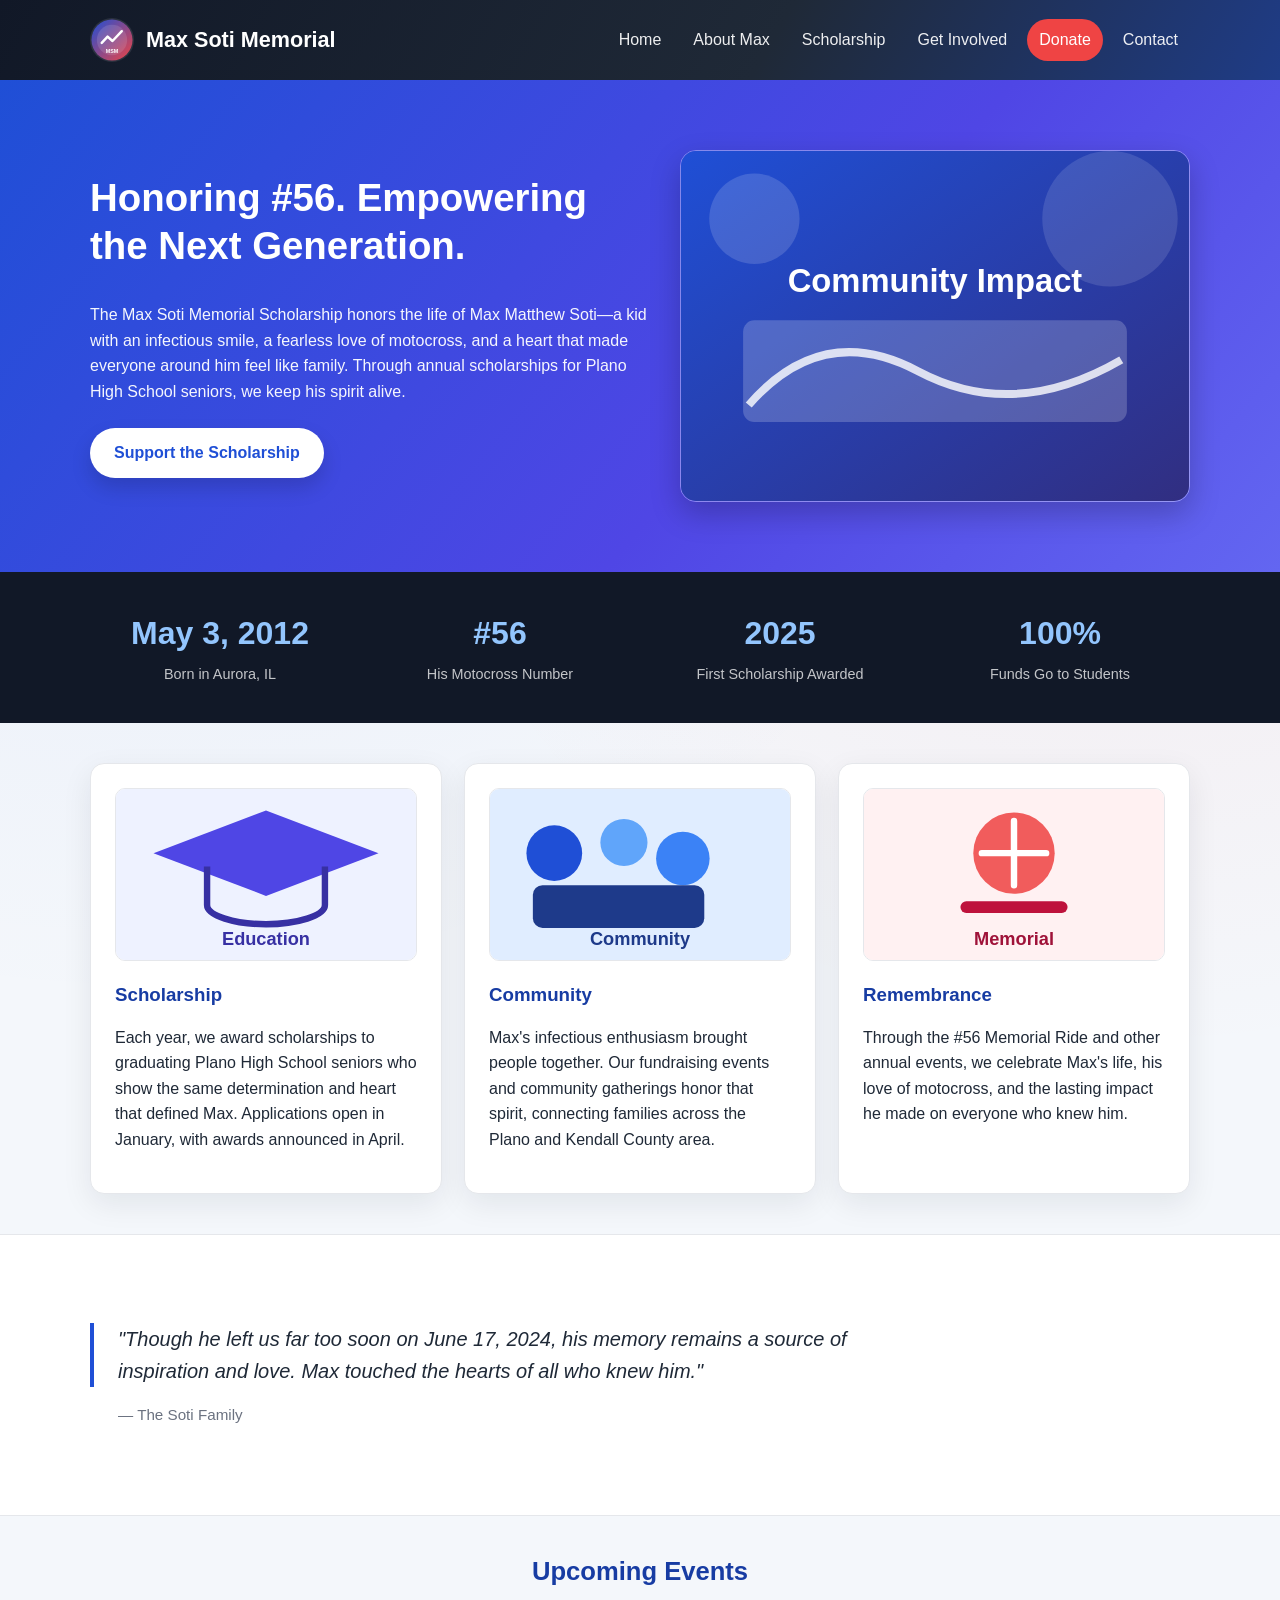
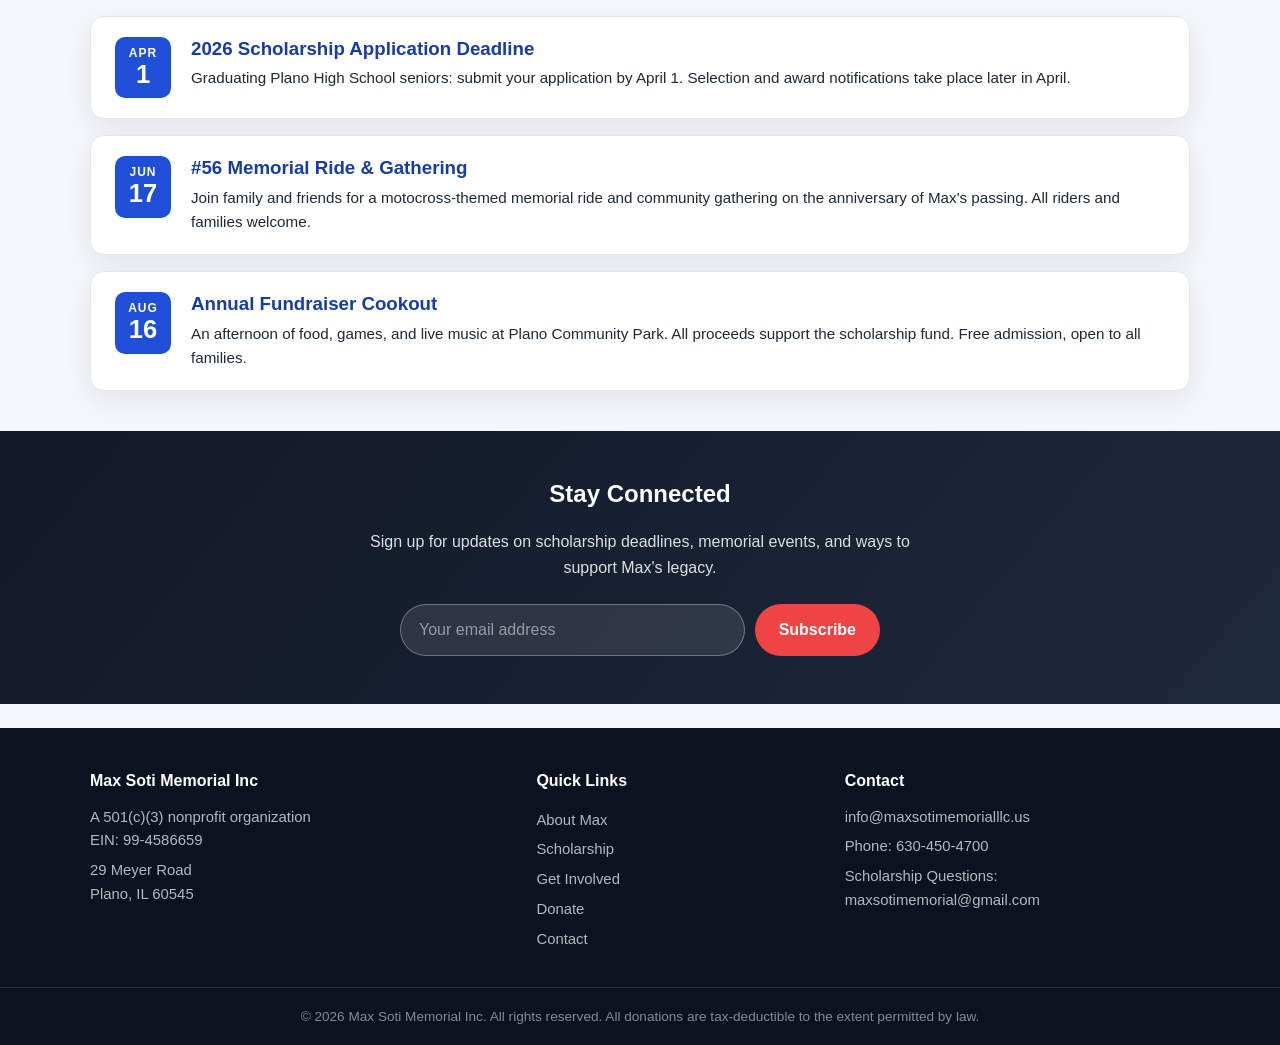
<file: index.html>
<!DOCTYPE html>
<html lang="en">
<head>
<meta charset="UTF-8">
<meta name="viewport" content="width=device-width, initial-scale=1.0">

<title>Max Soti Memorial Scholarship</title>

<link rel="stylesheet" href="css/style.css">

<meta name="description" content="The Max Soti Memorial Scholarship honors Max Matthew Soti by supporting graduating seniors from Plano High School who demonstrate commitment, resilience, and a love for their community.">

</head>

<body>

<header>

<div class="container nav">

<h1 class="brand-title"><img src="images/logo.svg" alt="Max Soti Memorial logo" class="brand-logo">Max Soti Memorial</h1>

<nav>
<a href="index.html">Home</a>
<a href="about.html">About Max</a>
<a href="programs.html">Scholarship</a>
<a href="get-involved.html">Get Involved</a>
<a href="donate.html" class="donate-btn">Donate</a>
<a href="contact.html">Contact</a>
</nav>

</div>

</header>

<section class="hero">
<div class="hero-content container">
  <div>
    <h2>Honoring #56. Empowering the Next Generation.</h2>

    <p>
    The Max Soti Memorial Scholarship honors the life of Max Matthew Soti&mdash;a
    kid with an infectious smile, a fearless love of motocross, and a heart
    that made everyone around him feel like family. Through annual scholarships
    for Plano High School seniors, we keep his spirit alive.
    </p>

    <a class="cta" href="donate.html">Support the Scholarship</a>
  </div>

  <img src="images/hero-photo.svg" alt="In loving memory of Max Soti, #56" class="hero-image">
</div>
</section>

<!-- Impact Stats -->
<section class="stats-bar">
<div class="container stats-grid">
  <div class="stat">
    <span class="stat-number">May 3, 2012</span>
    <span class="stat-label">Born in Aurora, IL</span>
  </div>
  <div class="stat">
    <span class="stat-number">#56</span>
    <span class="stat-label">His Motocross Number</span>
  </div>
  <div class="stat">
    <span class="stat-number">2025</span>
    <span class="stat-label">First Scholarship Awarded</span>
  </div>
  <div class="stat">
    <span class="stat-number">100%</span>
    <span class="stat-label">Funds Go to Students</span>
  </div>
</div>
</section>

<!-- Core Pillars -->
<section class="features container">

<div class="feature">
<img src="images/education.svg" alt="Scholarship illustration" class="card-image">
<h3>Scholarship</h3>
<p>Each year, we award scholarships to graduating Plano High School seniors who show the same determination and heart that defined Max. Applications open in January, with awards announced in April.</p>
</div>

<div class="feature">
<img src="images/community.svg" alt="Community illustration" class="card-image">
<h3>Community</h3>
<p>Max's infectious enthusiasm brought people together. Our fundraising events and community gatherings honor that spirit, connecting families across the Plano and Kendall County area.</p>
</div>

<div class="feature">
<img src="images/memorial.svg" alt="Remembrance illustration" class="card-image">
<h3>Remembrance</h3>
<p>Through the #56 Memorial Ride and other annual events, we celebrate Max's life, his love of motocross, and the lasting impact he made on everyone who knew him.</p>
</div>

</section>

<!-- Story Quote -->
<section class="quote-section">
<div class="container">
  <blockquote>
    "Though he left us far too soon on June 17, 2024, his memory remains a source of inspiration and love. Max touched the hearts of all who knew him."
  </blockquote>
  <cite>&mdash; The Soti Family</cite>
</div>
</section>

<!-- Upcoming Events -->
<section class="container">
<h2 class="section-heading">Upcoming Events</h2>
<div class="events-grid">

  <div class="event-card">
    <div class="event-date">
      <span class="event-month">APR</span>
      <span class="event-day">1</span>
    </div>
    <div class="event-info">
      <h3>2026 Scholarship Application Deadline</h3>
      <p>Graduating Plano High School seniors: submit your application by April 1. Selection and award notifications take place later in April.</p>
    </div>
  </div>

  <div class="event-card">
    <div class="event-date">
      <span class="event-month">JUN</span>
      <span class="event-day">17</span>
    </div>
    <div class="event-info">
      <h3>#56 Memorial Ride &amp; Gathering</h3>
      <p>Join family and friends for a motocross-themed memorial ride and community gathering on the anniversary of Max's passing. All riders and families welcome.</p>
    </div>
  </div>

  <div class="event-card">
    <div class="event-date">
      <span class="event-month">AUG</span>
      <span class="event-day">16</span>
    </div>
    <div class="event-info">
      <h3>Annual Fundraiser Cookout</h3>
      <p>An afternoon of food, games, and live music at Plano Community Park. All proceeds support the scholarship fund. Free admission, open to all families.</p>
    </div>
  </div>

</div>
</section>

<!-- Newsletter CTA -->
<section class="newsletter-section">
<div class="container newsletter-inner">
  <h2>Stay Connected</h2>
  <p>Sign up for updates on scholarship deadlines, memorial events, and ways to support Max's legacy.</p>
  <form class="newsletter-form" onsubmit="return false;">
    <input type="email" placeholder="Your email address" required>
    <button type="submit">Subscribe</button>
  </form>
</div>
</section>

<footer>

<div class="footer-content container">
  <div class="footer-col">
    <h4>Max Soti Memorial Inc</h4>
    <p>A 501(c)(3) nonprofit organization<br>EIN: 99-4586659</p>
    <p>29 Meyer Road<br>Plano, IL 60545</p>
  </div>
  <div class="footer-col">
    <h4>Quick Links</h4>
    <a href="about.html">About Max</a>
    <a href="programs.html">Scholarship</a>
    <a href="get-involved.html">Get Involved</a>
    <a href="donate.html">Donate</a>
    <a href="contact.html">Contact</a>
  </div>
  <div class="footer-col">
    <h4>Contact</h4>
    <p>info@maxsotimemorialllc.us</p>
    <p>Phone: 630-450-4700</p>
    <p>Scholarship Questions:<br>maxsotimemorial@gmail.com</p>
  </div>
</div>

<div class="footer-bottom">
<p>&copy; 2026 Max Soti Memorial Inc. All rights reserved. All donations are tax-deductible to the extent permitted by law.</p>
</div>

</footer>

</body>
</html>
</file>
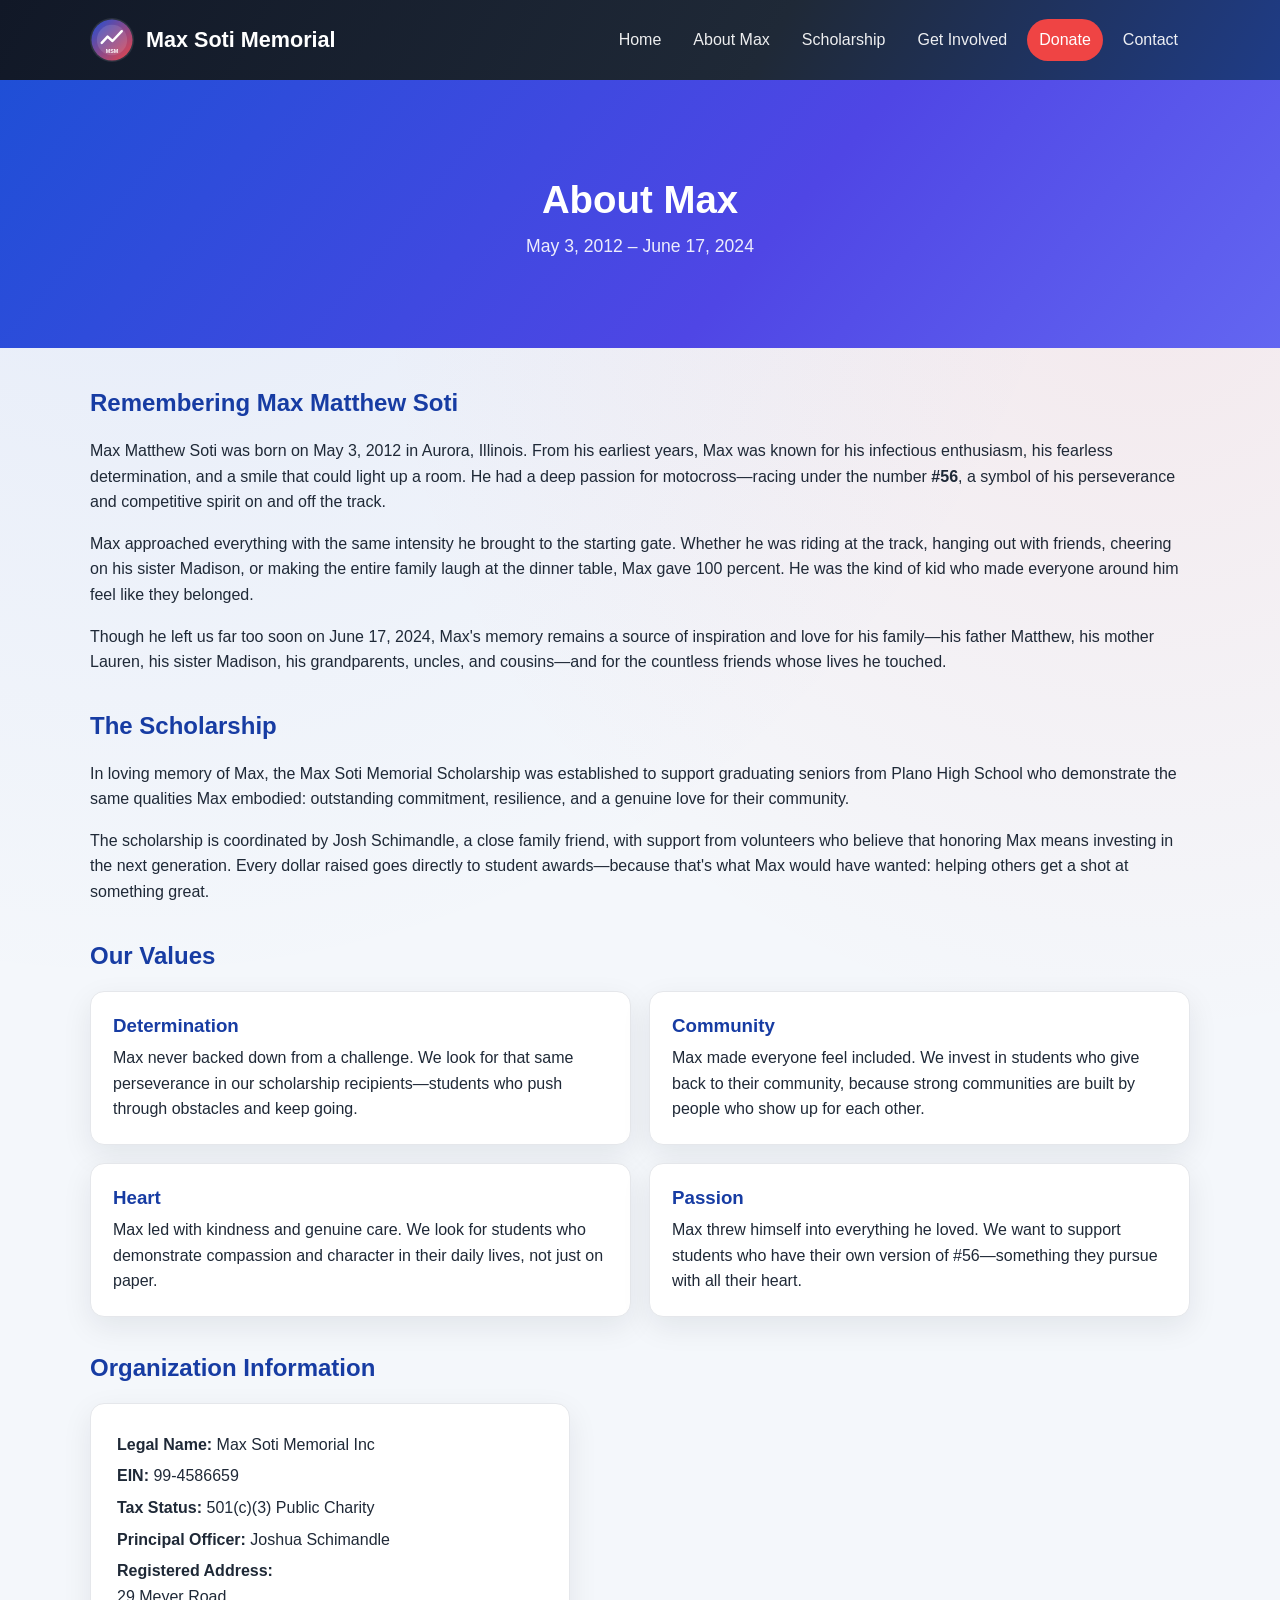
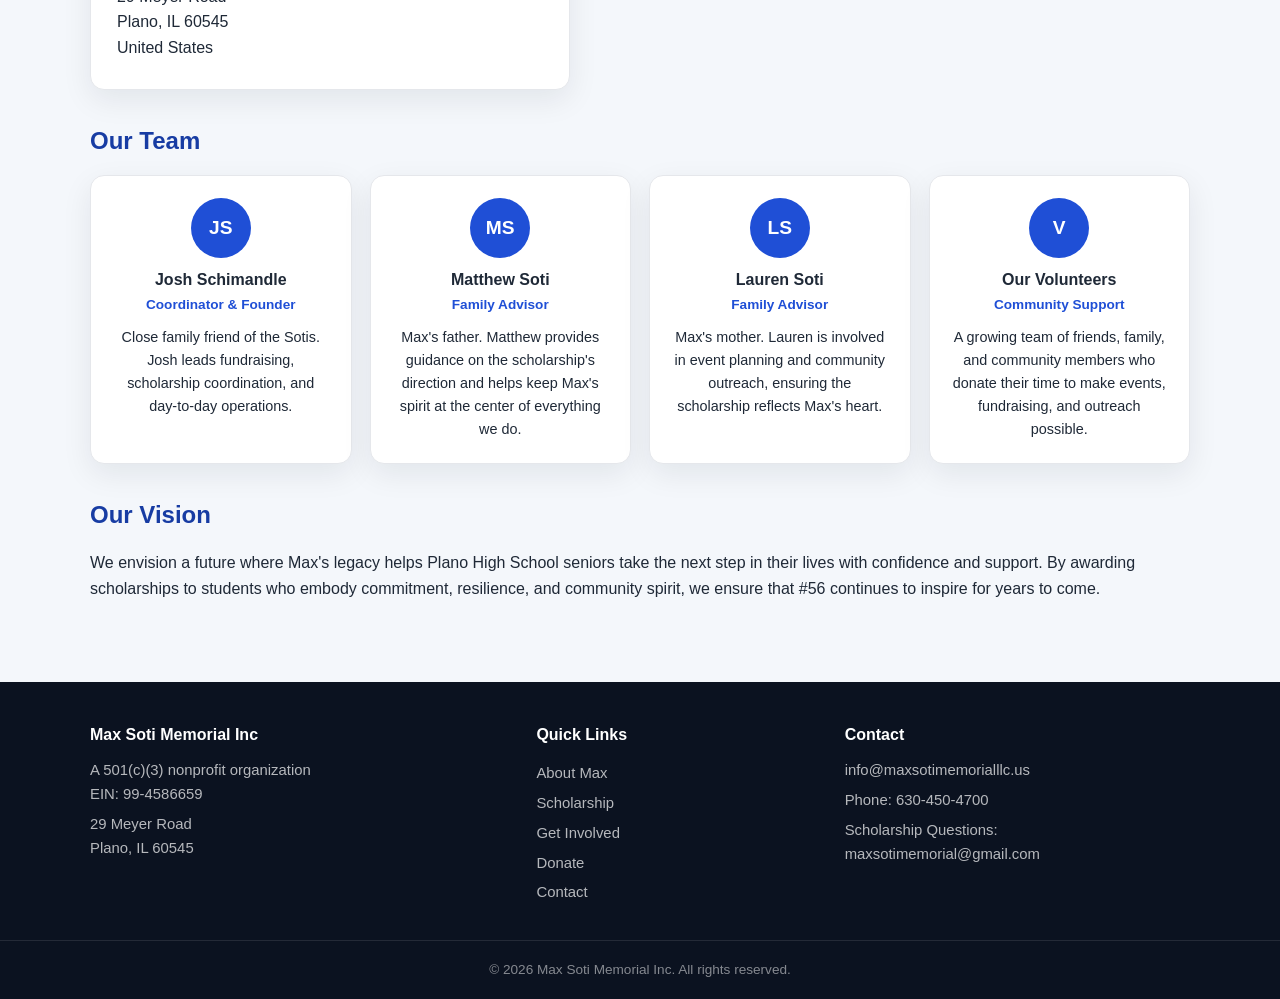
<file: about.html>
<!DOCTYPE html>
<html lang="en">
<head>

<meta charset="UTF-8">
<meta name="viewport" content="width=device-width, initial-scale=1.0">

<title>About Max | Max Soti Memorial Scholarship</title>

<link rel="stylesheet" href="css/style.css">

<meta name="description" content="Learn about Max Matthew Soti, his love of motocross, and the scholarship created in his memory to support Plano High School graduating seniors.">

</head>

<body>

<header>
<div class="container nav">
<h1 class="brand-title"><img src="images/logo.svg" alt="Max Soti Memorial logo" class="brand-logo">Max Soti Memorial</h1>
<nav>
<a href="index.html">Home</a>
<a href="about.html">About Max</a>
<a href="programs.html">Scholarship</a>
<a href="get-involved.html">Get Involved</a>
<a href="donate.html" class="donate-btn">Donate</a>
<a href="contact.html">Contact</a>
</nav>
</div>
</header>

<section class="page-hero">
<div class="container">
  <h2>About Max</h2>
  <p>May 3, 2012 &ndash; June 17, 2024</p>
</div>
</section>

<section class="container about-content">

<h2>Remembering Max Matthew Soti</h2>

<p>
Max Matthew Soti was born on May 3, 2012 in Aurora, Illinois. From his earliest years, Max was known for his infectious enthusiasm, his fearless determination, and a smile that could light up a room. He had a deep passion for motocross&mdash;racing under the number <strong>#56</strong>, a symbol of his perseverance and competitive spirit on and off the track.
</p>

<p>
Max approached everything with the same intensity he brought to the starting gate. Whether he was riding at the track, hanging out with friends, cheering on his sister Madison, or making the entire family laugh at the dinner table, Max gave 100 percent. He was the kind of kid who made everyone around him feel like they belonged.
</p>

<p>
Though he left us far too soon on June 17, 2024, Max's memory remains a source of inspiration and love for his family&mdash;his father Matthew, his mother Lauren, his sister Madison, his grandparents, uncles, and cousins&mdash;and for the countless friends whose lives he touched.
</p>

<h2>The Scholarship</h2>

<p>
In loving memory of Max, the Max Soti Memorial Scholarship was established to support graduating seniors from Plano High School who demonstrate the same qualities Max embodied: outstanding commitment, resilience, and a genuine love for their community.
</p>

<p>
The scholarship is coordinated by Josh Schimandle, a close family friend, with support from volunteers who believe that honoring Max means investing in the next generation. Every dollar raised goes directly to student awards&mdash;because that's what Max would have wanted: helping others get a shot at something great.
</p>

<h2>Our Values</h2>

<div class="values-grid">
  <div class="value-card">
    <h3>Determination</h3>
    <p>Max never backed down from a challenge. We look for that same perseverance in our scholarship recipients&mdash;students who push through obstacles and keep going.</p>
  </div>
  <div class="value-card">
    <h3>Community</h3>
    <p>Max made everyone feel included. We invest in students who give back to their community, because strong communities are built by people who show up for each other.</p>
  </div>
  <div class="value-card">
    <h3>Heart</h3>
    <p>Max led with kindness and genuine care. We look for students who demonstrate compassion and character in their daily lives, not just on paper.</p>
  </div>
  <div class="value-card">
    <h3>Passion</h3>
    <p>Max threw himself into everything he loved. We want to support students who have their own version of #56&mdash;something they pursue with all their heart.</p>
  </div>
</div>

<h2>Organization Information</h2>

<div class="org-info-card">
<p><strong>Legal Name:</strong> Max Soti Memorial Inc</p>
<p><strong>EIN:</strong> 99-4586659</p>
<p><strong>Tax Status:</strong> 501(c)(3) Public Charity</p>
<p><strong>Principal Officer:</strong> Joshua Schimandle</p>
<p><strong>Registered Address:</strong><br>
29 Meyer Road<br>
Plano, IL 60545<br>
United States</p>
</div>

<h2>Our Team</h2>

<div class="team-grid">

  <div class="team-card">
    <div class="team-avatar">JS</div>
    <h3>Josh Schimandle</h3>
    <span class="team-role">Coordinator &amp; Founder</span>
    <p>Close family friend of the Sotis. Josh leads fundraising, scholarship coordination, and day-to-day operations.</p>
  </div>

  <div class="team-card">
    <div class="team-avatar">MS</div>
    <h3>Matthew Soti</h3>
    <span class="team-role">Family Advisor</span>
    <p>Max's father. Matthew provides guidance on the scholarship's direction and helps keep Max's spirit at the center of everything we do.</p>
  </div>

  <div class="team-card">
    <div class="team-avatar">LS</div>
    <h3>Lauren Soti</h3>
    <span class="team-role">Family Advisor</span>
    <p>Max's mother. Lauren is involved in event planning and community outreach, ensuring the scholarship reflects Max's heart.</p>
  </div>

  <div class="team-card">
    <div class="team-avatar">V</div>
    <h3>Our Volunteers</h3>
    <span class="team-role">Community Support</span>
    <p>A growing team of friends, family, and community members who donate their time to make events, fundraising, and outreach possible.</p>
  </div>

</div>

<h2>Our Vision</h2>

<p>
We envision a future where Max's legacy helps Plano High School seniors take the next step in their lives with confidence and support. By awarding scholarships to students who embody commitment, resilience, and community spirit, we ensure that #56 continues to inspire for years to come.
</p>

</section>

<footer>

<div class="footer-content container">
  <div class="footer-col">
    <h4>Max Soti Memorial Inc</h4>
    <p>A 501(c)(3) nonprofit organization<br>EIN: 99-4586659</p>
    <p>29 Meyer Road<br>Plano, IL 60545</p>
  </div>
  <div class="footer-col">
    <h4>Quick Links</h4>
    <a href="about.html">About Max</a>
    <a href="programs.html">Scholarship</a>
    <a href="get-involved.html">Get Involved</a>
    <a href="donate.html">Donate</a>
    <a href="contact.html">Contact</a>
  </div>
  <div class="footer-col">
    <h4>Contact</h4>
    <p>info@maxsotimemorialllc.us</p>
    <p>Phone: 630-450-4700</p>
    <p>Scholarship Questions:<br>maxsotimemorial@gmail.com</p>
  </div>
</div>

<div class="footer-bottom">
<p>&copy; 2026 Max Soti Memorial Inc. All rights reserved.</p>
</div>

</footer>

</body>
</html>
</file>
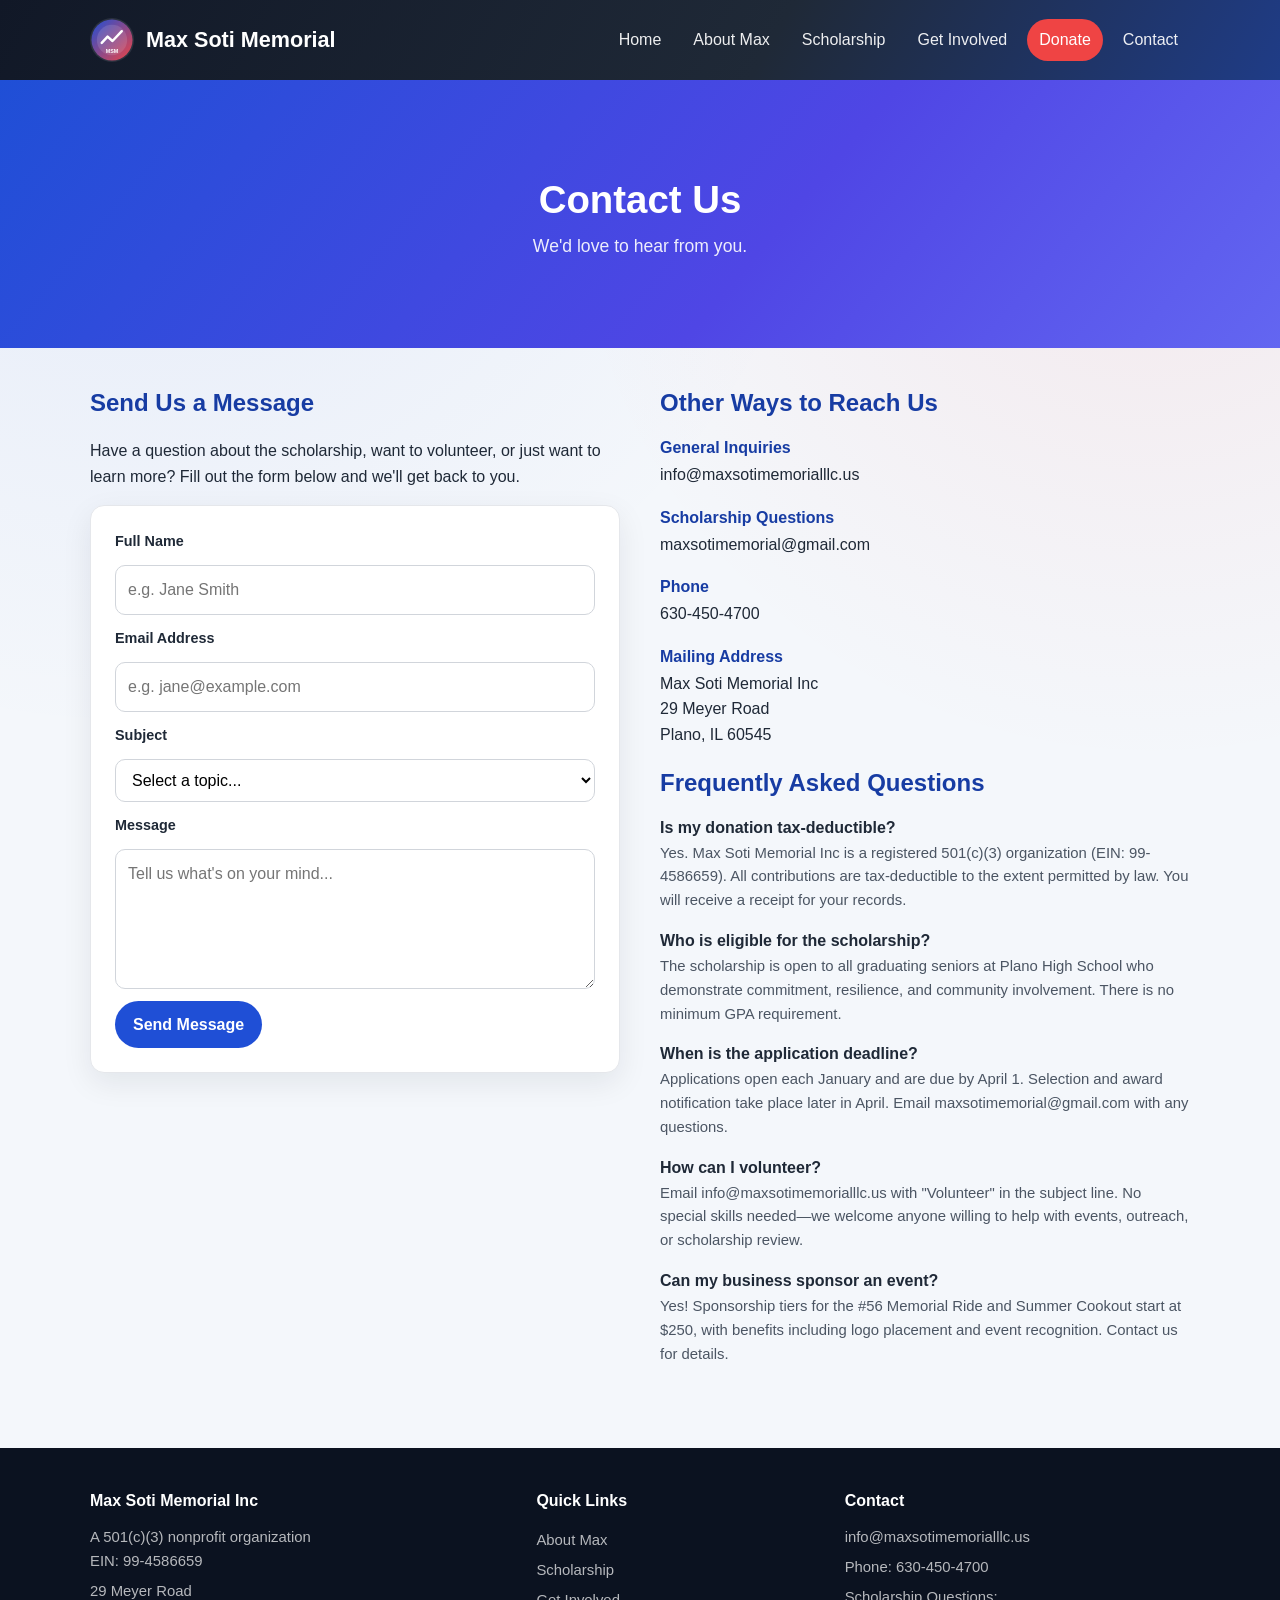
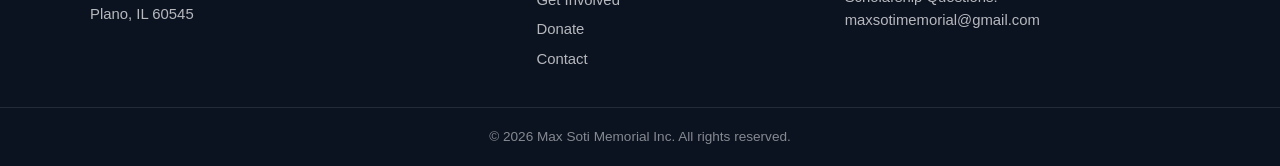
<file: contact.html>
<!DOCTYPE html>
<html lang="en">
<head>

<meta charset="UTF-8">
<meta name="viewport" content="width=device-width, initial-scale=1.0">

<title>Contact Us | Max Soti Memorial Scholarship</title>

<link rel="stylesheet" href="css/style.css">

<meta name="description" content="Get in touch with Max Soti Memorial Inc. Reach us by email, phone, or mail for questions about scholarships, donations, volunteering, or partnerships.">

</head>

<body>

<header>
<div class="container nav">
<h1 class="brand-title"><img src="images/logo.svg" alt="Max Soti Memorial logo" class="brand-logo">Max Soti Memorial</h1>
<nav>
<a href="index.html">Home</a>
<a href="about.html">About Max</a>
<a href="programs.html">Scholarship</a>
<a href="get-involved.html">Get Involved</a>
<a href="donate.html" class="donate-btn">Donate</a>
<a href="contact.html">Contact</a>
</nav>
</div>
</header>

<section class="page-hero">
<div class="container">
  <h2>Contact Us</h2>
  <p>We'd love to hear from you.</p>
</div>
</section>

<section class="container contact-layout">

<div class="contact-form-col">
<h2>Send Us a Message</h2>
<p>Have a question about the scholarship, want to volunteer, or just want to learn more? Fill out the form below and we'll get back to you.</p>

<form onsubmit="return false;">

<label for="contact-name">Full Name</label>
<input id="contact-name" type="text" placeholder="e.g. Jane Smith" required>

<label for="contact-email">Email Address</label>
<input id="contact-email" type="email" placeholder="e.g. jane@example.com" required>

<label for="contact-subject">Subject</label>
<select id="contact-subject">
  <option value="">Select a topic...</option>
  <option value="scholarship">Scholarship Questions</option>
  <option value="volunteer">Volunteering</option>
  <option value="donation">Donation / Sponsorship</option>
  <option value="partnership">Partnership Opportunity</option>
  <option value="general">General Inquiry</option>
  <option value="media">Media / Press</option>
</select>

<label for="contact-message">Message</label>
<textarea id="contact-message" placeholder="Tell us what's on your mind..."></textarea>

<button type="submit">Send Message</button>

</form>
</div>

<div class="contact-info-col">
<h2>Other Ways to Reach Us</h2>

<div class="contact-info-block">
  <h3>General Inquiries</h3>
  <p>info@maxsotimemorialllc.us</p>
</div>

<div class="contact-info-block">
  <h3>Scholarship Questions</h3>
  <p>maxsotimemorial@gmail.com</p>
</div>

<div class="contact-info-block">
  <h3>Phone</h3>
  <p>630-450-4700</p>
</div>

<div class="contact-info-block">
  <h3>Mailing Address</h3>
  <p>
  Max Soti Memorial Inc<br>
  29 Meyer Road<br>
  Plano, IL 60545
  </p>
</div>

<h2>Frequently Asked Questions</h2>

<div class="faq">
  <h3>Is my donation tax-deductible?</h3>
  <p>Yes. Max Soti Memorial Inc is a registered 501(c)(3) organization (EIN: 99-4586659). All contributions are tax-deductible to the extent permitted by law. You will receive a receipt for your records.</p>
</div>

<div class="faq">
  <h3>Who is eligible for the scholarship?</h3>
  <p>The scholarship is open to all graduating seniors at Plano High School who demonstrate commitment, resilience, and community involvement. There is no minimum GPA requirement.</p>
</div>

<div class="faq">
  <h3>When is the application deadline?</h3>
  <p>Applications open each January and are due by April 1. Selection and award notification take place later in April. Email maxsotimemorial@gmail.com with any questions.</p>
</div>

<div class="faq">
  <h3>How can I volunteer?</h3>
  <p>Email info@maxsotimemorialllc.us with "Volunteer" in the subject line. No special skills needed&mdash;we welcome anyone willing to help with events, outreach, or scholarship review.</p>
</div>

<div class="faq">
  <h3>Can my business sponsor an event?</h3>
  <p>Yes! Sponsorship tiers for the #56 Memorial Ride and Summer Cookout start at $250, with benefits including logo placement and event recognition. Contact us for details.</p>
</div>

</div>

</section>

<footer>

<div class="footer-content container">
  <div class="footer-col">
    <h4>Max Soti Memorial Inc</h4>
    <p>A 501(c)(3) nonprofit organization<br>EIN: 99-4586659</p>
    <p>29 Meyer Road<br>Plano, IL 60545</p>
  </div>
  <div class="footer-col">
    <h4>Quick Links</h4>
    <a href="about.html">About Max</a>
    <a href="programs.html">Scholarship</a>
    <a href="get-involved.html">Get Involved</a>
    <a href="donate.html">Donate</a>
    <a href="contact.html">Contact</a>
  </div>
  <div class="footer-col">
    <h4>Contact</h4>
    <p>info@maxsotimemorialllc.us</p>
    <p>Phone: 630-450-4700</p>
    <p>Scholarship Questions:<br>maxsotimemorial@gmail.com</p>
  </div>
</div>

<div class="footer-bottom">
<p>&copy; 2026 Max Soti Memorial Inc. All rights reserved.</p>
</div>

</footer>

</body>
</html>
</file>
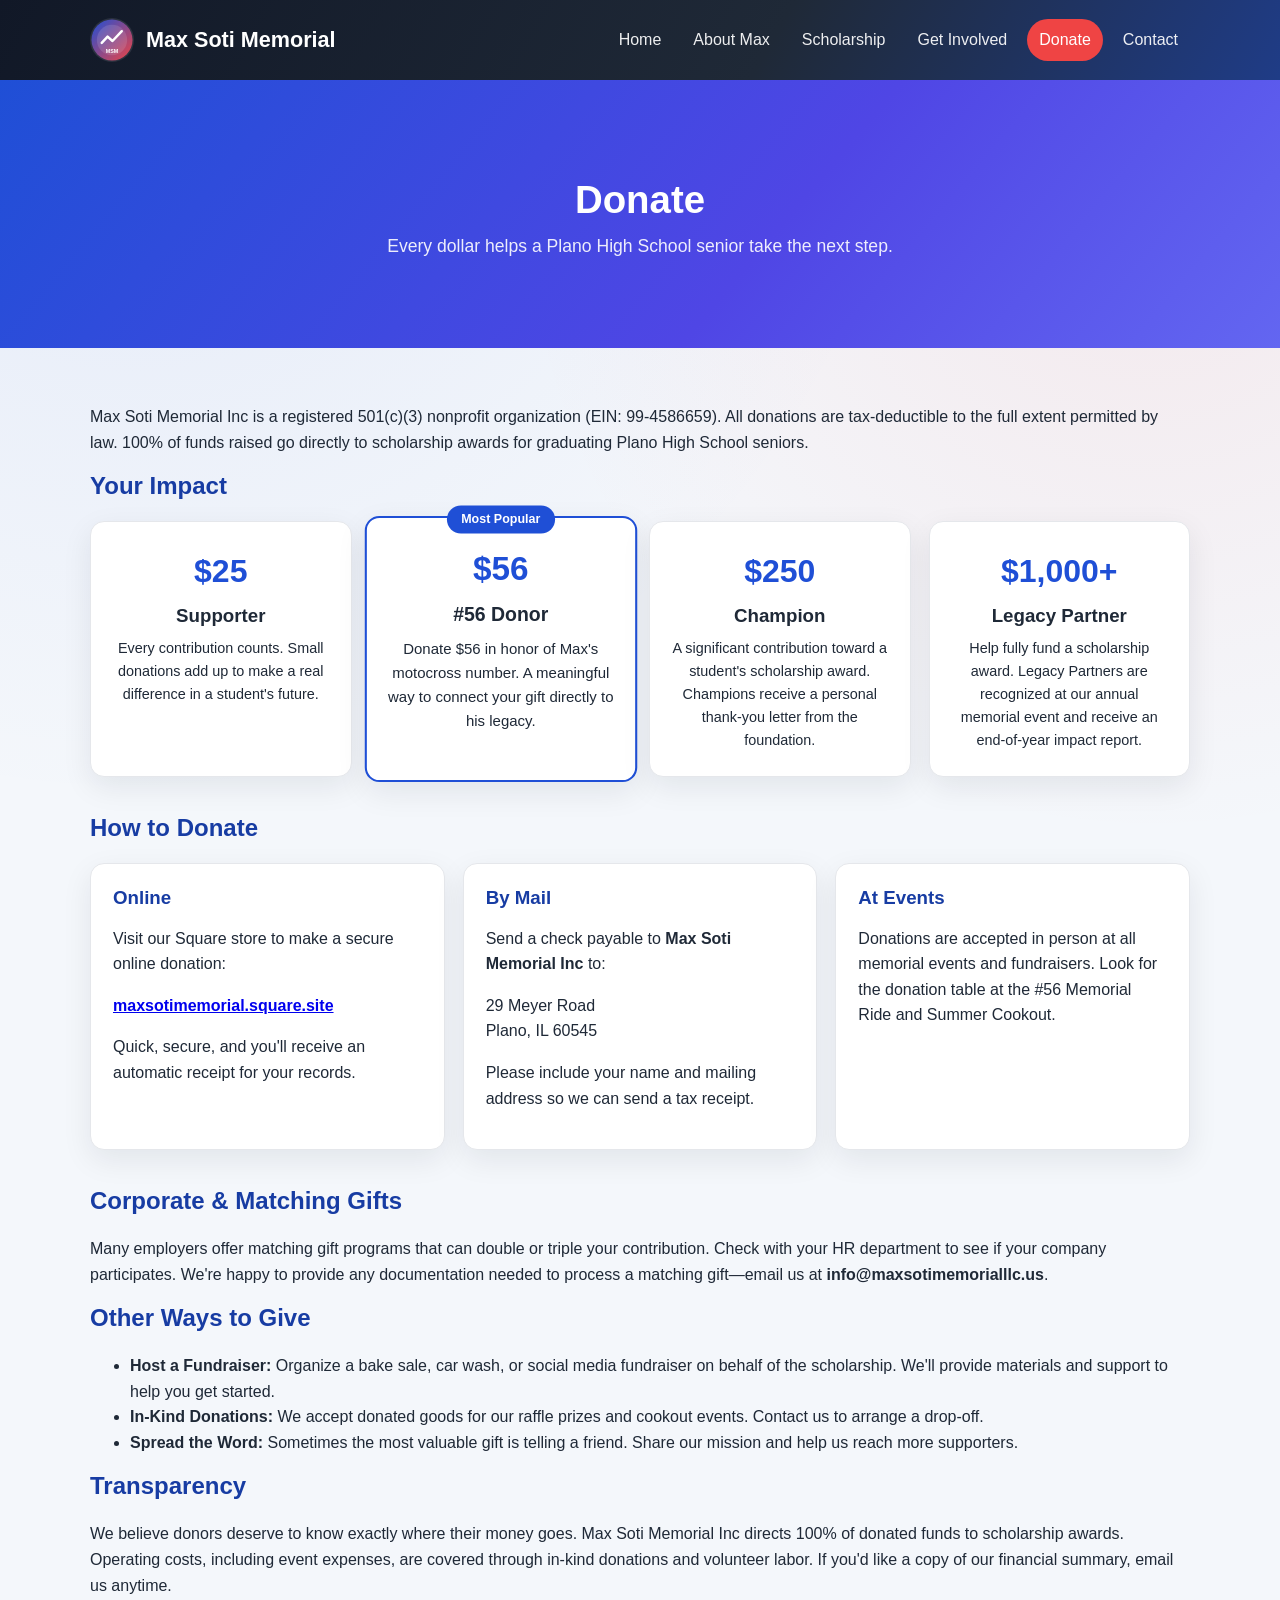
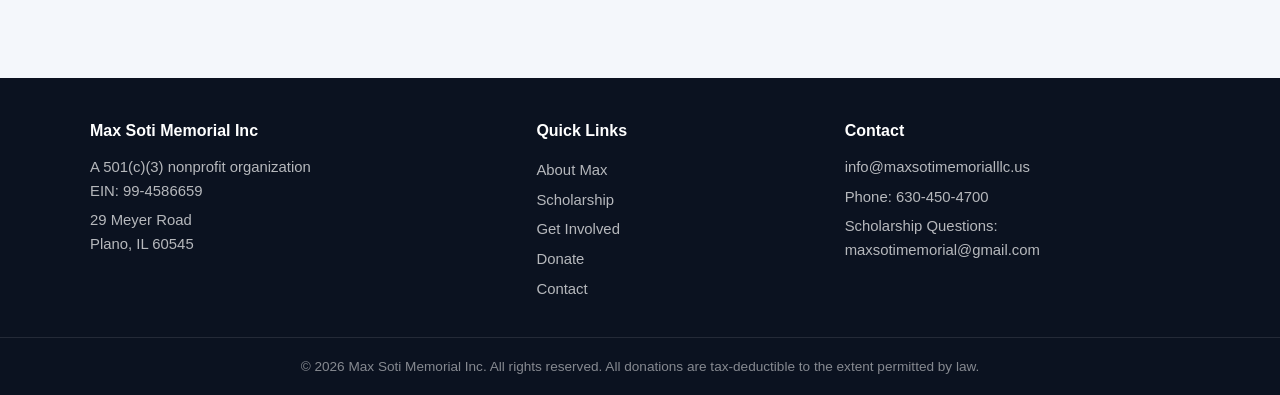
<file: donate.html>
<!DOCTYPE html>
<html lang="en">
<head>

<meta charset="UTF-8">
<meta name="viewport" content="width=device-width, initial-scale=1.0">

<title>Donate | Max Soti Memorial Scholarship</title>

<link rel="stylesheet" href="css/style.css">

<meta name="description" content="Support the Max Soti Memorial Scholarship with a tax-deductible donation. Every dollar goes directly to scholarships for Plano High School graduating seniors.">

</head>

<body>

<header>
<div class="container nav">
<h1 class="brand-title"><img src="images/logo.svg" alt="Max Soti Memorial logo" class="brand-logo">Max Soti Memorial</h1>
<nav>
<a href="index.html">Home</a>
<a href="about.html">About Max</a>
<a href="programs.html">Scholarship</a>
<a href="get-involved.html">Get Involved</a>
<a href="donate.html" class="donate-btn">Donate</a>
<a href="contact.html">Contact</a>
</nav>
</div>
</header>

<section class="page-hero">
<div class="container">
  <h2>Donate</h2>
  <p>Every dollar helps a Plano High School senior take the next step.</p>
</div>
</section>

<section class="container">

<p>
Max Soti Memorial Inc is a registered 501(c)(3) nonprofit organization (EIN: 99-4586659). All donations are tax-deductible to the full extent permitted by law. 100% of funds raised go directly to scholarship awards for graduating Plano High School seniors.
</p>

<h2>Your Impact</h2>

<div class="donate-tiers">

  <div class="tier-card">
    <div class="tier-amount">$25</div>
    <h3>Supporter</h3>
    <p>Every contribution counts. Small donations add up to make a real difference in a student's future.</p>
  </div>

  <div class="tier-card featured-tier">
    <div class="tier-badge">Most Popular</div>
    <div class="tier-amount">$56</div>
    <h3>#56 Donor</h3>
    <p>Donate $56 in honor of Max's motocross number. A meaningful way to connect your gift directly to his legacy.</p>
  </div>

  <div class="tier-card">
    <div class="tier-amount">$250</div>
    <h3>Champion</h3>
    <p>A significant contribution toward a student's scholarship award. Champions receive a personal thank-you letter from the foundation.</p>
  </div>

  <div class="tier-card">
    <div class="tier-amount">$1,000+</div>
    <h3>Legacy Partner</h3>
    <p>Help fully fund a scholarship award. Legacy Partners are recognized at our annual memorial event and receive an end-of-year impact report.</p>
  </div>

</div>

<h2>How to Donate</h2>

<div class="donate-methods">

  <div class="method-card">
    <h3>Online</h3>
    <p>Visit our Square store to make a secure online donation:</p>
    <p><a href="https://maxsotimemorial.square.site/" target="_blank" rel="noopener"><strong>maxsotimemorial.square.site</strong></a></p>
    <p>Quick, secure, and you'll receive an automatic receipt for your records.</p>
  </div>

  <div class="method-card">
    <h3>By Mail</h3>
    <p>Send a check payable to <strong>Max Soti Memorial Inc</strong> to:</p>
    <p>
    29 Meyer Road<br>
    Plano, IL 60545
    </p>
    <p>Please include your name and mailing address so we can send a tax receipt.</p>
  </div>

  <div class="method-card">
    <h3>At Events</h3>
    <p>Donations are accepted in person at all memorial events and fundraisers. Look for the donation table at the #56 Memorial Ride and Summer Cookout.</p>
  </div>

</div>

<h2>Corporate &amp; Matching Gifts</h2>

<p>
Many employers offer matching gift programs that can double or triple your contribution. Check with your HR department to see if your company participates. We're happy to provide any documentation needed to process a matching gift&mdash;email us at <strong>info@maxsotimemorialllc.us</strong>.
</p>

<h2>Other Ways to Give</h2>

<ul>
  <li><strong>Host a Fundraiser:</strong> Organize a bake sale, car wash, or social media fundraiser on behalf of the scholarship. We'll provide materials and support to help you get started.</li>
  <li><strong>In-Kind Donations:</strong> We accept donated goods for our raffle prizes and cookout events. Contact us to arrange a drop-off.</li>
  <li><strong>Spread the Word:</strong> Sometimes the most valuable gift is telling a friend. Share our mission and help us reach more supporters.</li>
</ul>

<h2>Transparency</h2>

<p>
We believe donors deserve to know exactly where their money goes. Max Soti Memorial Inc directs 100% of donated funds to scholarship awards. Operating costs, including event expenses, are covered through in-kind donations and volunteer labor. If you'd like a copy of our financial summary, email us anytime.
</p>

</section>

<footer>

<div class="footer-content container">
  <div class="footer-col">
    <h4>Max Soti Memorial Inc</h4>
    <p>A 501(c)(3) nonprofit organization<br>EIN: 99-4586659</p>
    <p>29 Meyer Road<br>Plano, IL 60545</p>
  </div>
  <div class="footer-col">
    <h4>Quick Links</h4>
    <a href="about.html">About Max</a>
    <a href="programs.html">Scholarship</a>
    <a href="get-involved.html">Get Involved</a>
    <a href="donate.html">Donate</a>
    <a href="contact.html">Contact</a>
  </div>
  <div class="footer-col">
    <h4>Contact</h4>
    <p>info@maxsotimemorialllc.us</p>
    <p>Phone: 630-450-4700</p>
    <p>Scholarship Questions:<br>maxsotimemorial@gmail.com</p>
  </div>
</div>

<div class="footer-bottom">
<p>&copy; 2026 Max Soti Memorial Inc. All rights reserved. All donations are tax-deductible to the extent permitted by law.</p>
</div>

</footer>

</body>
</html>
</file>
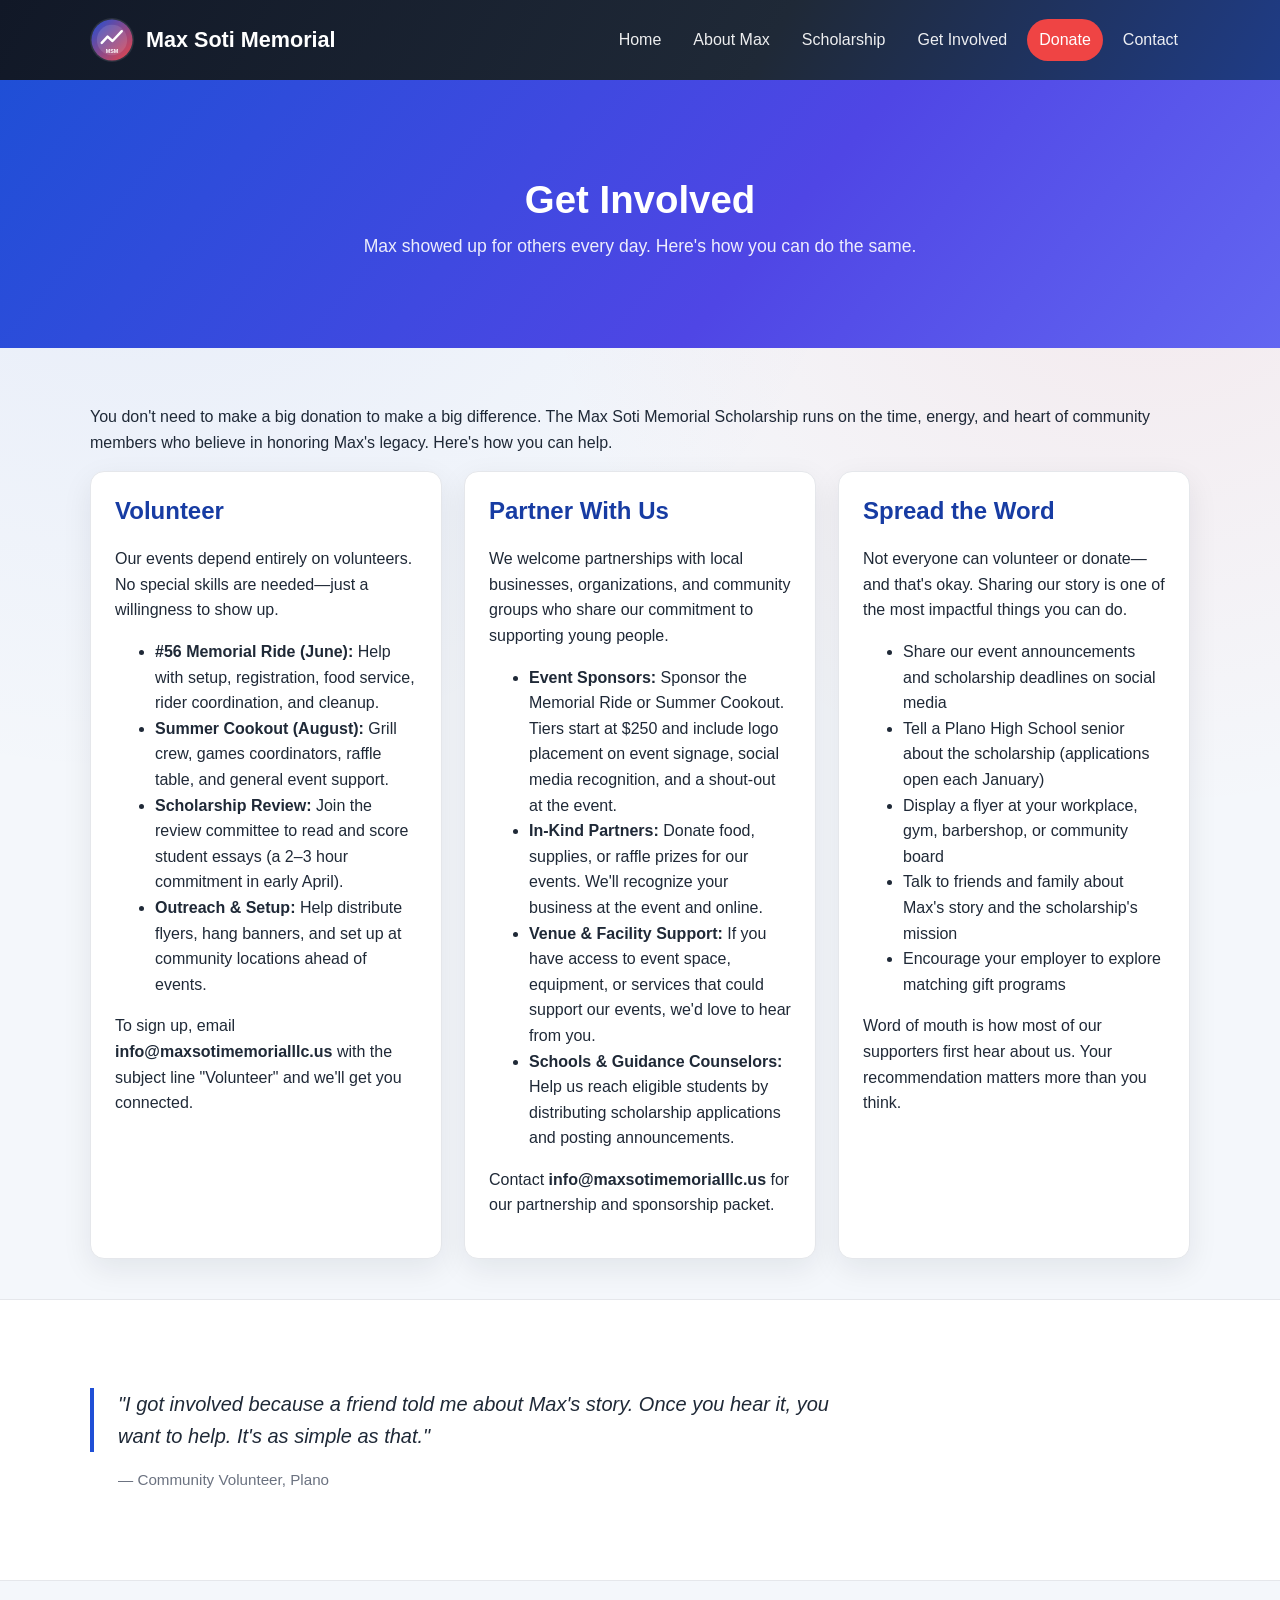
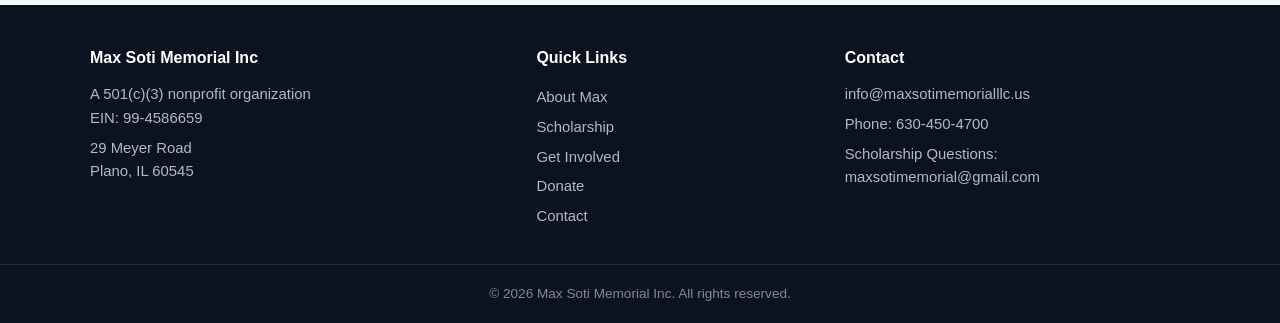
<file: get-involved.html>
<!DOCTYPE html>
<html lang="en">
<head>

<meta charset="UTF-8">
<meta name="viewport" content="width=device-width, initial-scale=1.0">

<title>Get Involved | Max Soti Memorial Scholarship</title>

<link rel="stylesheet" href="css/style.css">

<meta name="description" content="Volunteer, partner, or help spread the word about the Max Soti Memorial Scholarship. Find out how you can honor Max's legacy and support Plano students.">

</head>

<body>

<header>
<div class="container nav">
<h1 class="brand-title"><img src="images/logo.svg" alt="Max Soti Memorial logo" class="brand-logo">Max Soti Memorial</h1>
<nav>
<a href="index.html">Home</a>
<a href="about.html">About Max</a>
<a href="programs.html">Scholarship</a>
<a href="get-involved.html">Get Involved</a>
<a href="donate.html" class="donate-btn">Donate</a>
<a href="contact.html">Contact</a>
</nav>
</div>
</header>

<section class="page-hero">
<div class="container">
  <h2>Get Involved</h2>
  <p>Max showed up for others every day. Here's how you can do the same.</p>
</div>
</section>

<section class="container">

<p>
You don't need to make a big donation to make a big difference. The Max Soti Memorial Scholarship runs on the time, energy, and heart of community members who believe in honoring Max's legacy. Here's how you can help.
</p>

<div class="involvement-grid">

<div class="program">
<h2>Volunteer</h2>
<p>
Our events depend entirely on volunteers. No special skills are needed&mdash;just a willingness to show up.
</p>
<ul>
  <li><strong>#56 Memorial Ride (June):</strong> Help with setup, registration, food service, rider coordination, and cleanup.</li>
  <li><strong>Summer Cookout (August):</strong> Grill crew, games coordinators, raffle table, and general event support.</li>
  <li><strong>Scholarship Review:</strong> Join the review committee to read and score student essays (a 2&ndash;3 hour commitment in early April).</li>
  <li><strong>Outreach &amp; Setup:</strong> Help distribute flyers, hang banners, and set up at community locations ahead of events.</li>
</ul>
<p>To sign up, email <strong>info@maxsotimemorialllc.us</strong> with the subject line "Volunteer" and we'll get you connected.</p>
</div>

<div class="program">
<h2>Partner With Us</h2>
<p>
We welcome partnerships with local businesses, organizations, and community groups who share our commitment to supporting young people.
</p>
<ul>
  <li><strong>Event Sponsors:</strong> Sponsor the Memorial Ride or Summer Cookout. Tiers start at $250 and include logo placement on event signage, social media recognition, and a shout-out at the event.</li>
  <li><strong>In-Kind Partners:</strong> Donate food, supplies, or raffle prizes for our events. We'll recognize your business at the event and online.</li>
  <li><strong>Venue &amp; Facility Support:</strong> If you have access to event space, equipment, or services that could support our events, we'd love to hear from you.</li>
  <li><strong>Schools &amp; Guidance Counselors:</strong> Help us reach eligible students by distributing scholarship applications and posting announcements.</li>
</ul>
<p>Contact <strong>info@maxsotimemorialllc.us</strong> for our partnership and sponsorship packet.</p>
</div>

<div class="program">
<h2>Spread the Word</h2>
<p>
Not everyone can volunteer or donate&mdash;and that's okay. Sharing our story is one of the most impactful things you can do.
</p>
<ul>
  <li>Share our event announcements and scholarship deadlines on social media</li>
  <li>Tell a Plano High School senior about the scholarship (applications open each January)</li>
  <li>Display a flyer at your workplace, gym, barbershop, or community board</li>
  <li>Talk to friends and family about Max's story and the scholarship's mission</li>
  <li>Encourage your employer to explore matching gift programs</li>
</ul>
<p>Word of mouth is how most of our supporters first hear about us. Your recommendation matters more than you think.</p>
</div>

</div>

</section>

<!-- Testimonial -->
<section class="quote-section">
<div class="container">
  <blockquote>
    "I got involved because a friend told me about Max's story. Once you hear it, you want to help. It's as simple as that."
  </blockquote>
  <cite>&mdash; Community Volunteer, Plano</cite>
</div>
</section>

<footer>

<div class="footer-content container">
  <div class="footer-col">
    <h4>Max Soti Memorial Inc</h4>
    <p>A 501(c)(3) nonprofit organization<br>EIN: 99-4586659</p>
    <p>29 Meyer Road<br>Plano, IL 60545</p>
  </div>
  <div class="footer-col">
    <h4>Quick Links</h4>
    <a href="about.html">About Max</a>
    <a href="programs.html">Scholarship</a>
    <a href="get-involved.html">Get Involved</a>
    <a href="donate.html">Donate</a>
    <a href="contact.html">Contact</a>
  </div>
  <div class="footer-col">
    <h4>Contact</h4>
    <p>info@maxsotimemorialllc.us</p>
    <p>Phone: 630-450-4700</p>
    <p>Scholarship Questions:<br>maxsotimemorial@gmail.com</p>
  </div>
</div>

<div class="footer-bottom">
<p>&copy; 2026 Max Soti Memorial Inc. All rights reserved.</p>
</div>

</footer>

</body>
</html>
</file>
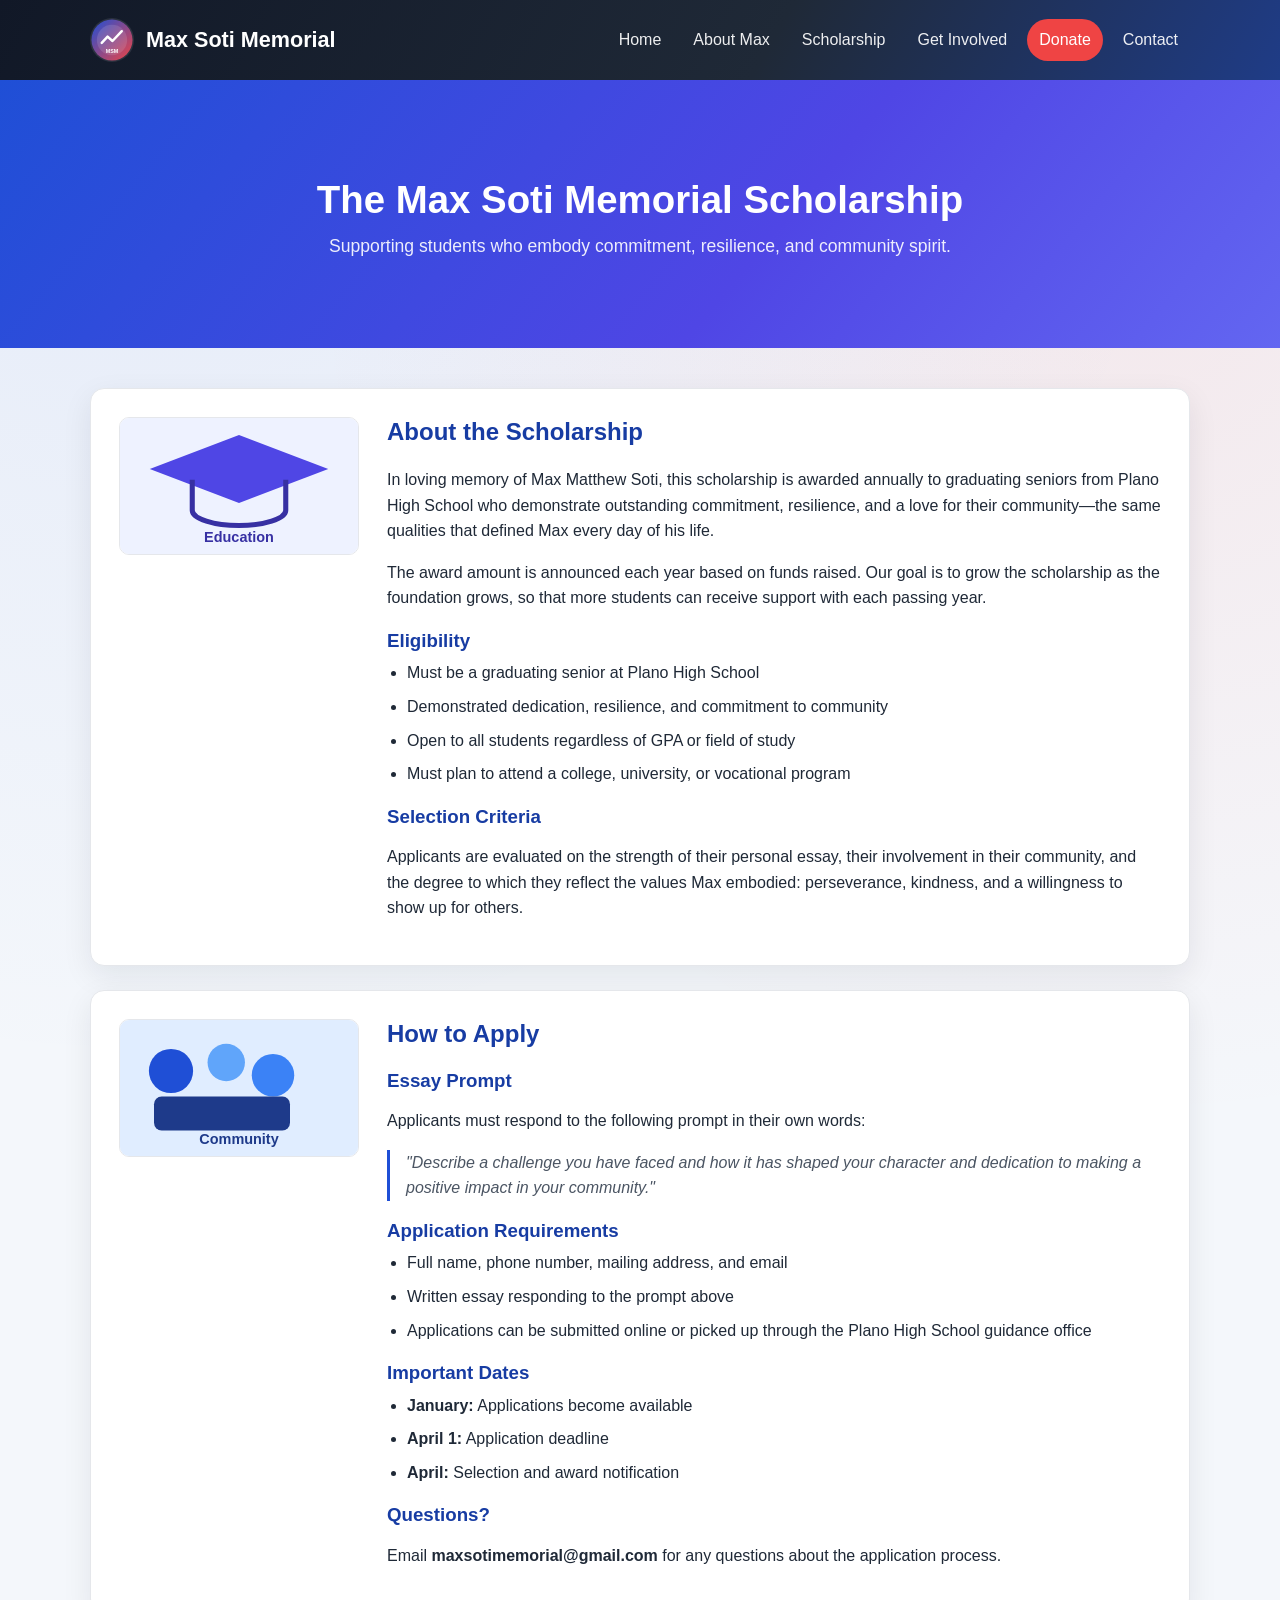
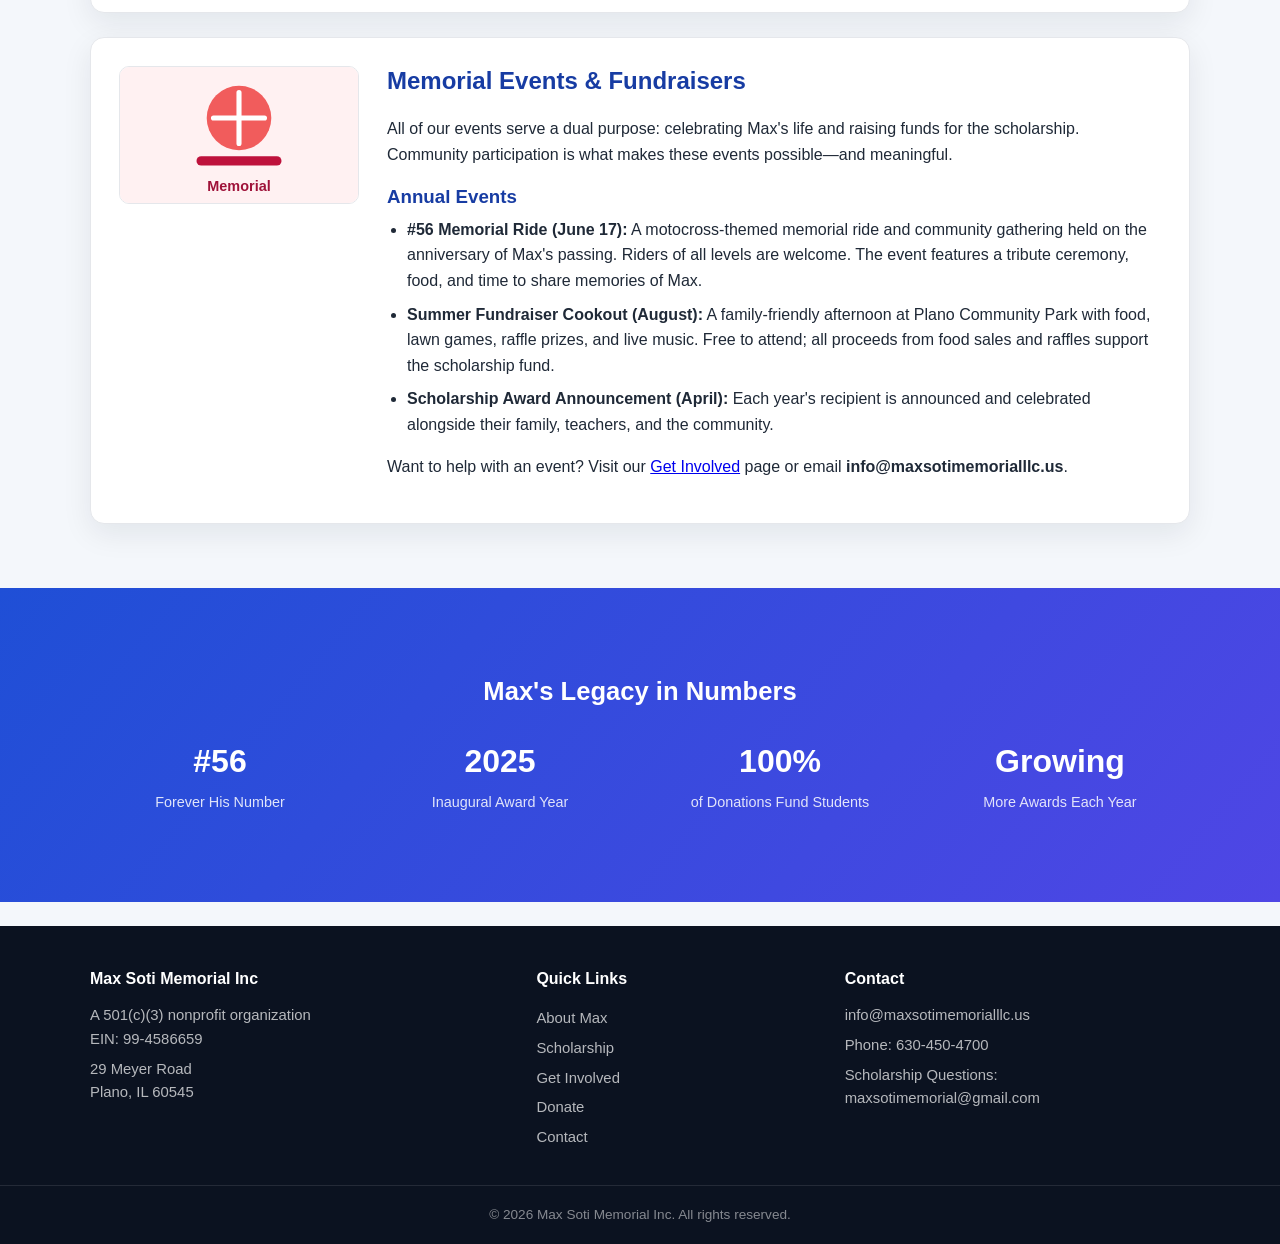
<file: programs.html>
<!DOCTYPE html>
<html lang="en">
<head>

<meta charset="UTF-8">
<meta name="viewport" content="width=device-width, initial-scale=1.0">

<title>Scholarship | Max Soti Memorial Scholarship</title>

<link rel="stylesheet" href="css/style.css">

<meta name="description" content="Learn about the Max Soti Memorial Scholarship for graduating Plano High School seniors, including eligibility, the essay prompt, deadlines, and how to apply.">

</head>

<body>

<header>
<div class="container nav">
<h1 class="brand-title"><img src="images/logo.svg" alt="Max Soti Memorial logo" class="brand-logo">Max Soti Memorial</h1>
<nav>
<a href="index.html">Home</a>
<a href="about.html">About Max</a>
<a href="programs.html">Scholarship</a>
<a href="get-involved.html">Get Involved</a>
<a href="donate.html" class="donate-btn">Donate</a>
<a href="contact.html">Contact</a>
</nav>
</div>
</header>

<section class="page-hero">
<div class="container">
  <h2>The Max Soti Memorial Scholarship</h2>
  <p>Supporting students who embody commitment, resilience, and community spirit.</p>
</div>
</section>

<section class="container">

<!-- Scholarship Overview -->
<div class="program-detail">
<img src="images/education.svg" alt="Scholarship illustration" class="card-image">
<div class="program-detail-content">
<h2>About the Scholarship</h2>
<p>
In loving memory of Max Matthew Soti, this scholarship is awarded annually to graduating seniors from Plano High School who demonstrate outstanding commitment, resilience, and a love for their community&mdash;the same qualities that defined Max every day of his life.
</p>

<p>
The award amount is announced each year based on funds raised. Our goal is to grow the scholarship as the foundation grows, so that more students can receive support with each passing year.
</p>

<h3>Eligibility</h3>
<ul>
  <li>Must be a graduating senior at Plano High School</li>
  <li>Demonstrated dedication, resilience, and commitment to community</li>
  <li>Open to all students regardless of GPA or field of study</li>
  <li>Must plan to attend a college, university, or vocational program</li>
</ul>

<h3>Selection Criteria</h3>
<p>
Applicants are evaluated on the strength of their personal essay, their involvement in their community, and the degree to which they reflect the values Max embodied: perseverance, kindness, and a willingness to show up for others.
</p>
</div>
</div>

<!-- Application Details -->
<div class="program-detail">
<img src="images/community.svg" alt="Application illustration" class="card-image">
<div class="program-detail-content">
<h2>How to Apply</h2>

<h3>Essay Prompt</h3>
<p>
Applicants must respond to the following prompt in their own words:
</p>
<blockquote style="border-left: 3px solid var(--primary); padding-left: 16px; margin: 12px 0; font-style: italic; color: #4b5563;">
"Describe a challenge you have faced and how it has shaped your character and dedication to making a positive impact in your community."
</blockquote>

<h3>Application Requirements</h3>
<ul>
  <li>Full name, phone number, mailing address, and email</li>
  <li>Written essay responding to the prompt above</li>
  <li>Applications can be submitted online or picked up through the Plano High School guidance office</li>
</ul>

<h3>Important Dates</h3>
<ul>
  <li><strong>January:</strong> Applications become available</li>
  <li><strong>April 1:</strong> Application deadline</li>
  <li><strong>April:</strong> Selection and award notification</li>
</ul>

<h3>Questions?</h3>
<p>Email <strong>maxsotimemorial@gmail.com</strong> for any questions about the application process.</p>
</div>
</div>

<!-- Memorial Events -->
<div class="program-detail">
<img src="images/memorial.svg" alt="Memorial events illustration" class="card-image">
<div class="program-detail-content">
<h2>Memorial Events &amp; Fundraisers</h2>
<p>
All of our events serve a dual purpose: celebrating Max's life and raising funds for the scholarship. Community participation is what makes these events possible&mdash;and meaningful.
</p>

<h3>Annual Events</h3>
<ul>
  <li><strong>#56 Memorial Ride (June 17):</strong> A motocross-themed memorial ride and community gathering held on the anniversary of Max's passing. Riders of all levels are welcome. The event features a tribute ceremony, food, and time to share memories of Max.</li>
  <li><strong>Summer Fundraiser Cookout (August):</strong> A family-friendly afternoon at Plano Community Park with food, lawn games, raffle prizes, and live music. Free to attend; all proceeds from food sales and raffles support the scholarship fund.</li>
  <li><strong>Scholarship Award Announcement (April):</strong> Each year's recipient is announced and celebrated alongside their family, teachers, and the community.</li>
</ul>

<p>Want to help with an event? Visit our <a href="get-involved.html">Get Involved</a> page or email <strong>info@maxsotimemorialllc.us</strong>.</p>
</div>
</div>

</section>

<!-- Impact Summary -->
<section class="impact-section">
<div class="container">
  <h2 class="section-heading light">Max's Legacy in Numbers</h2>
  <div class="stats-grid">
    <div class="stat">
      <span class="stat-number">#56</span>
      <span class="stat-label">Forever His Number</span>
    </div>
    <div class="stat">
      <span class="stat-number">2025</span>
      <span class="stat-label">Inaugural Award Year</span>
    </div>
    <div class="stat">
      <span class="stat-number">100%</span>
      <span class="stat-label">of Donations Fund Students</span>
    </div>
    <div class="stat">
      <span class="stat-number">Growing</span>
      <span class="stat-label">More Awards Each Year</span>
    </div>
  </div>
</div>
</section>

<footer>

<div class="footer-content container">
  <div class="footer-col">
    <h4>Max Soti Memorial Inc</h4>
    <p>A 501(c)(3) nonprofit organization<br>EIN: 99-4586659</p>
    <p>29 Meyer Road<br>Plano, IL 60545</p>
  </div>
  <div class="footer-col">
    <h4>Quick Links</h4>
    <a href="about.html">About Max</a>
    <a href="programs.html">Scholarship</a>
    <a href="get-involved.html">Get Involved</a>
    <a href="donate.html">Donate</a>
    <a href="contact.html">Contact</a>
  </div>
  <div class="footer-col">
    <h4>Contact</h4>
    <p>info@maxsotimemorialllc.us</p>
    <p>Phone: 630-450-4700</p>
    <p>Scholarship Questions:<br>maxsotimemorial@gmail.com</p>
  </div>
</div>

<div class="footer-bottom">
<p>&copy; 2026 Max Soti Memorial Inc. All rights reserved.</p>
</div>

</footer>

</body>
</html>
</file>
<file: css/style.css>
:root {
  --primary: #1f4fd6;
  --primary-dark: #173ca3;
  --accent: #ef4444;
  --text: #1f2937;
  --surface: #ffffff;
  --bg: #f4f7fb;
  --border: #e5e7eb;
  --shadow: 0 10px 30px rgba(15, 23, 42, 0.08);
}

* {
  box-sizing: border-box;
}

body {
  font-family: "Segoe UI", Arial, sans-serif;
  margin: 0;
  color: var(--text);
  background:
    radial-gradient(circle at 10% 0%, rgba(31, 79, 214, 0.08), transparent 35%),
    radial-gradient(circle at 90% 10%, rgba(239, 68, 68, 0.08), transparent 30%),
    var(--bg);
  line-height: 1.6;
}

header {
  background: linear-gradient(120deg, #111827, #1f2937 60%, #1f4fd6 140%);
  color: white;
  padding: 18px 0;
  box-shadow: var(--shadow);
}

.sub-header {
  text-align: center;
  padding: 32px 20px;
}

h1,
h2,
h3 {
  margin-top: 0;
  line-height: 1.25;
}

p {
  color: var(--text);
}

.container {
  width: min(1100px, calc(100% - 2rem));
  margin: 0 auto;
  padding: 40px 0;
}

.brand-title,
.center-title {
  margin: 0;
  display: inline-flex;
  align-items: center;
  gap: 12px;
}

.brand-logo {
  width: 44px;
  height: 44px;
  border-radius: 999px;
  background: rgba(255, 255, 255, 0.1);
}

.nav {
  display: flex;
  justify-content: space-between;
  align-items: center;
  gap: 18px;
  padding-top: 0;
  padding-bottom: 0;
}

.nav h1 {
  margin: 0;
  font-size: 1.35rem;
}

nav {
  display: flex;
  flex-wrap: wrap;
  gap: 8px;
  justify-content: flex-end;
}

nav a {
  color: rgba(255, 255, 255, 0.92);
  text-decoration: none;
  padding: 8px 12px;
  border-radius: 999px;
  transition: background-color 0.2s ease, transform 0.2s ease;
}

nav a:hover {
  background: rgba(255, 255, 255, 0.15);
  transform: translateY(-1px);
}

/* ── Page Hero (subpages) ── */

.page-hero {
  background: linear-gradient(130deg, #1f4fd6 0%, #4f46e5 60%, #6366f1 100%);
  color: white;
  text-align: center;
  padding: 56px 0 48px;
}

.page-hero h2 {
  font-size: clamp(1.6rem, 3vw, 2.4rem);
  margin-bottom: 8px;
}

.page-hero p {
  color: rgba(255, 255, 255, 0.9);
  font-size: 1.1rem;
  margin: 0;
}

/* ── Home Hero ── */

.hero {
  background: linear-gradient(130deg, #1f4fd6 0%, #4f46e5 60%, #6366f1 100%);
  color: white;
  padding: 70px 0;
}

.hero-content {
  display: grid;
  grid-template-columns: 1.1fr 1fr;
  gap: 28px;
  align-items: center;
  padding-top: 0;
  padding-bottom: 0;
}

.hero h2 {
  font-size: clamp(1.8rem, 3vw, 2.8rem);
}

.hero p {
  max-width: 760px;
  margin: 0.75rem 0 0;
  color: rgba(255, 255, 255, 0.95);
}

.hero-image {
  width: 100%;
  border-radius: 16px;
  border: 1px solid rgba(255, 255, 255, 0.35);
  box-shadow: 0 12px 30px rgba(0, 0, 0, 0.22);
}

.cta {
  display: inline-block;
  margin-top: 24px;
  padding: 12px 24px;
  background: white;
  color: var(--primary);
  text-decoration: none;
  border-radius: 999px;
  font-weight: 600;
  box-shadow: 0 10px 20px rgba(0, 0, 0, 0.15);
  transition: transform 0.2s ease, box-shadow 0.2s ease;
}

.cta:hover {
  transform: translateY(-2px);
  box-shadow: 0 14px 22px rgba(0, 0, 0, 0.2);
}

/* ── Stats Bar ── */

.stats-bar {
  background: #111827;
  color: white;
}

.stats-bar .container {
  padding: 36px 0;
}

.stats-grid {
  display: grid;
  grid-template-columns: repeat(4, 1fr);
  gap: 20px;
  text-align: center;
}

.stat-number {
  display: block;
  font-size: 2rem;
  font-weight: 700;
  color: #93c5fd;
}

.stat-label {
  display: block;
  font-size: 0.9rem;
  color: rgba(255, 255, 255, 0.75);
  margin-top: 4px;
}

/* ── Impact Section (blue bg, used on programs) ── */

.impact-section {
  background: linear-gradient(130deg, #1f4fd6 0%, #4f46e5 100%);
  color: white;
  padding: 48px 0;
}

.impact-section .stat-number {
  color: #ffffff;
}

.impact-section .stat-label {
  color: rgba(255, 255, 255, 0.85);
}

/* ── Features / Cards Grid ── */

.features,
.involvement-grid {
  display: grid;
  grid-template-columns: repeat(3, minmax(0, 1fr));
  gap: 22px;
}

.feature,
.program {
  background: var(--surface);
  padding: 24px;
  border-radius: 14px;
  box-shadow: var(--shadow);
  border: 1px solid var(--border);
}

.card-image {
  width: 100%;
  border-radius: 10px;
  margin-bottom: 14px;
  border: 1px solid var(--border);
}

.feature h3,
.program h3,
section.container h2 {
  color: var(--primary-dark);
}

/* ── Section Headings ── */

.section-heading {
  text-align: center;
  margin-bottom: 28px;
  font-size: 1.6rem;
}

.section-heading.light {
  color: white;
}

/* ── Quote / Testimonial ── */

.quote-section {
  background: var(--surface);
  border-top: 1px solid var(--border);
  border-bottom: 1px solid var(--border);
  padding: 48px 0;
}

.quote-section blockquote {
  font-size: 1.25rem;
  font-style: italic;
  color: var(--text);
  border-left: 4px solid var(--primary);
  margin: 0;
  padding: 0 0 0 24px;
  max-width: 780px;
}

.quote-section cite {
  display: block;
  margin-top: 16px;
  padding-left: 28px;
  font-style: normal;
  color: #6b7280;
  font-size: 0.95rem;
}

/* ── Events Grid ── */

.events-grid {
  display: grid;
  gap: 16px;
}

.event-card {
  display: flex;
  gap: 20px;
  background: var(--surface);
  border: 1px solid var(--border);
  border-radius: 14px;
  padding: 20px 24px;
  box-shadow: var(--shadow);
  align-items: flex-start;
}

.event-date {
  display: flex;
  flex-direction: column;
  align-items: center;
  min-width: 56px;
  background: var(--primary);
  color: white;
  border-radius: 10px;
  padding: 10px 12px;
  line-height: 1.1;
}

.event-month {
  font-size: 0.75rem;
  text-transform: uppercase;
  letter-spacing: 1px;
  font-weight: 600;
}

.event-day {
  font-size: 1.6rem;
  font-weight: 700;
}

.event-info h3 {
  margin: 0 0 6px;
  color: var(--primary-dark);
}

.event-info p {
  margin: 0;
  font-size: 0.95rem;
}

/* ── Newsletter ── */

.newsletter-section {
  background: linear-gradient(130deg, #111827, #1e293b);
  color: white;
  padding: 48px 0;
}

.newsletter-inner {
  text-align: center;
  padding-top: 0;
  padding-bottom: 0;
}

.newsletter-inner h2 {
  color: white;
}

.newsletter-inner p {
  color: rgba(255, 255, 255, 0.85);
  max-width: 560px;
  margin: 0 auto 24px;
}

.newsletter-form {
  display: flex;
  gap: 10px;
  justify-content: center;
  max-width: 480px;
  margin: 0 auto;
  background: transparent;
  border: none;
  box-shadow: none;
  padding: 0;
  border-radius: 0;
}

.newsletter-form input {
  flex: 1;
  border-radius: 999px;
  padding: 12px 18px;
  border: 1px solid rgba(255, 255, 255, 0.3);
  background: rgba(255, 255, 255, 0.1);
  color: white;
}

.newsletter-form input::placeholder {
  color: rgba(255, 255, 255, 0.5);
}

.newsletter-form button {
  border-radius: 999px;
  padding: 12px 24px;
  background: var(--accent);
  color: white;
  border: none;
  font-weight: 600;
  cursor: pointer;
}

.newsletter-form button:hover {
  background: #dc2626;
}

/* ── About Page ── */

.about-content h2 {
  margin-top: 36px;
}

.about-content h2:first-child {
  margin-top: 0;
}

/* Values Grid */

.values-grid {
  display: grid;
  grid-template-columns: repeat(2, 1fr);
  gap: 18px;
  margin-top: 16px;
}

.value-card {
  background: var(--surface);
  border: 1px solid var(--border);
  border-radius: 14px;
  padding: 22px;
  box-shadow: var(--shadow);
}

.value-card h3 {
  color: var(--primary-dark);
  margin-bottom: 8px;
}

.value-card p {
  margin: 0;
}

/* Org Info Card */

.org-info-card {
  background: var(--surface);
  border: 1px solid var(--border);
  border-radius: 14px;
  padding: 22px 26px;
  box-shadow: var(--shadow);
  max-width: 480px;
}

.org-info-card p {
  margin: 6px 0;
}

/* Team Grid */

.team-grid {
  display: grid;
  grid-template-columns: repeat(4, 1fr);
  gap: 18px;
  margin-top: 16px;
}

.team-card {
  background: var(--surface);
  border: 1px solid var(--border);
  border-radius: 14px;
  padding: 22px;
  text-align: center;
  box-shadow: var(--shadow);
}

.team-avatar {
  width: 60px;
  height: 60px;
  border-radius: 999px;
  background: var(--primary);
  color: white;
  font-weight: 700;
  font-size: 1.2rem;
  display: inline-flex;
  align-items: center;
  justify-content: center;
  margin-bottom: 12px;
}

.team-card h3 {
  margin-bottom: 4px;
  font-size: 1rem;
  color: var(--text);
}

.team-role {
  display: block;
  font-size: 0.85rem;
  color: var(--primary);
  font-weight: 600;
  margin-bottom: 10px;
}

.team-card p {
  font-size: 0.9rem;
  margin: 0;
}

/* ── Programs Detail ── */

.program-detail {
  display: grid;
  grid-template-columns: 240px 1fr;
  gap: 28px;
  align-items: start;
  background: var(--surface);
  border: 1px solid var(--border);
  border-radius: 14px;
  padding: 28px;
  box-shadow: var(--shadow);
  margin-bottom: 24px;
}

.program-detail .card-image {
  margin-bottom: 0;
  width: 100%;
}

.program-detail h2 {
  margin-top: 0;
}

.program-detail h3 {
  color: var(--primary-dark);
  margin-top: 18px;
  margin-bottom: 8px;
}

.program-detail ul {
  padding-left: 20px;
  margin: 8px 0;
}

.program-detail li {
  margin-bottom: 8px;
}

/* ── Donate Tiers ── */

.donate-tiers {
  display: grid;
  grid-template-columns: repeat(4, 1fr);
  gap: 18px;
  margin: 20px 0 36px;
}

.tier-card {
  background: var(--surface);
  border: 1px solid var(--border);
  border-radius: 14px;
  padding: 24px 20px;
  text-align: center;
  box-shadow: var(--shadow);
  position: relative;
}

.tier-card.featured-tier {
  border-color: var(--primary);
  border-width: 2px;
  transform: scale(1.04);
}

.tier-badge {
  position: absolute;
  top: -12px;
  left: 50%;
  transform: translateX(-50%);
  background: var(--primary);
  color: white;
  font-size: 0.75rem;
  font-weight: 600;
  padding: 4px 14px;
  border-radius: 999px;
  white-space: nowrap;
}

.tier-amount {
  font-size: 2rem;
  font-weight: 700;
  color: var(--primary);
  margin-bottom: 6px;
}

.tier-card h3 {
  color: var(--text);
  margin-bottom: 10px;
}

.tier-card p {
  font-size: 0.9rem;
  margin: 0;
}

/* Donate Methods */

.donate-methods {
  display: grid;
  grid-template-columns: repeat(3, 1fr);
  gap: 18px;
  margin: 20px 0 36px;
}

.method-card {
  background: var(--surface);
  border: 1px solid var(--border);
  border-radius: 14px;
  padding: 22px;
  box-shadow: var(--shadow);
}

.method-card h3 {
  color: var(--primary-dark);
  margin-bottom: 10px;
}

/* ── Contact Layout ── */

.contact-layout {
  display: grid;
  grid-template-columns: 1fr 1fr;
  gap: 40px;
  align-items: start;
}

.contact-form-col h2,
.contact-info-col h2 {
  color: var(--primary-dark);
}

.contact-info-block {
  margin-bottom: 20px;
}

.contact-info-block h3 {
  color: var(--primary-dark);
  margin-bottom: 4px;
  font-size: 1rem;
}

.contact-info-block p {
  margin: 2px 0;
}

.muted {
  color: #9ca3af;
  font-size: 0.9rem;
}

/* FAQ */

.faq {
  margin-bottom: 18px;
}

.faq h3 {
  font-size: 1rem;
  color: var(--text);
  margin-bottom: 4px;
}

.faq p {
  margin: 0;
  font-size: 0.93rem;
  color: #4b5563;
}

/* ── Forms ── */

form {
  background: var(--surface);
  border: 1px solid var(--border);
  box-shadow: var(--shadow);
  border-radius: 14px;
  padding: 24px;
  display: grid;
  gap: 12px;
  max-width: 680px;
  margin-bottom: 20px;
}

label {
  font-weight: 600;
  font-size: 0.9rem;
  color: var(--text);
}

input,
textarea,
select,
button {
  font: inherit;
}

input,
textarea,
select {
  width: 100%;
  padding: 11px 12px;
  border: 1px solid #d1d5db;
  border-radius: 10px;
  background: #fff;
}

textarea {
  min-height: 140px;
  resize: vertical;
}

button,
.donate-button {
  border: 0;
  border-radius: 999px;
  padding: 11px 18px;
  font-weight: 600;
  background: var(--primary);
  color: #fff;
  width: fit-content;
  cursor: pointer;
  transition: background-color 0.2s ease, transform 0.2s ease;
}

button:hover,
.donate-button:hover {
  background: var(--primary-dark);
  transform: translateY(-1px);
}

.donate-btn {
  background: var(--accent);
  color: #fff;
}

.donate-btn:hover {
  background: #dc2626;
}

/* ── Footer ── */

footer {
  margin-top: 24px;
  background: #0b1220;
  color: rgba(255, 255, 255, 0.9);
  padding: 0;
}

footer p {
  margin: 6px 0;
  color: inherit;
}

.footer-content {
  display: grid;
  grid-template-columns: 1.2fr 0.8fr 1fr;
  gap: 32px;
  padding-top: 40px;
  padding-bottom: 32px;
}

.footer-col h4 {
  margin: 0 0 12px;
  color: white;
  font-size: 1rem;
}

.footer-col a {
  display: block;
  color: rgba(255, 255, 255, 0.7);
  text-decoration: none;
  padding: 3px 0;
  font-size: 0.93rem;
}

.footer-col a:hover {
  color: white;
}

.footer-col p {
  font-size: 0.93rem;
  color: rgba(255, 255, 255, 0.7);
}

.footer-bottom {
  border-top: 1px solid rgba(255, 255, 255, 0.1);
  text-align: center;
  padding: 18px 20px;
}

.footer-bottom p {
  margin: 0;
  font-size: 0.85rem;
  color: rgba(255, 255, 255, 0.5);
}

/* ── Responsive ── */

@media (max-width: 860px) {
  .nav {
    flex-direction: column;
    align-items: flex-start;
  }

  nav {
    justify-content: flex-start;
  }

  .hero-content,
  .features,
  .involvement-grid {
    grid-template-columns: 1fr;
  }

  .hero {
    padding: 56px 0;
  }

  .stats-grid {
    grid-template-columns: repeat(2, 1fr);
    gap: 16px;
  }

  .values-grid {
    grid-template-columns: 1fr;
  }

  .team-grid {
    grid-template-columns: repeat(2, 1fr);
  }

  .program-detail {
    grid-template-columns: 1fr;
  }

  .program-detail .card-image {
    max-width: 240px;
  }

  .donate-tiers {
    grid-template-columns: repeat(2, 1fr);
  }

  .tier-card.featured-tier {
    transform: none;
  }

  .donate-methods {
    grid-template-columns: 1fr;
  }

  .contact-layout {
    grid-template-columns: 1fr;
  }

  .footer-content {
    grid-template-columns: 1fr;
    gap: 24px;
  }

  .newsletter-form {
    flex-direction: column;
  }
}

@media (max-width: 520px) {
  .stats-grid {
    grid-template-columns: 1fr;
  }

  .team-grid {
    grid-template-columns: 1fr;
  }

  .donate-tiers {
    grid-template-columns: 1fr;
  }
}
</file>
